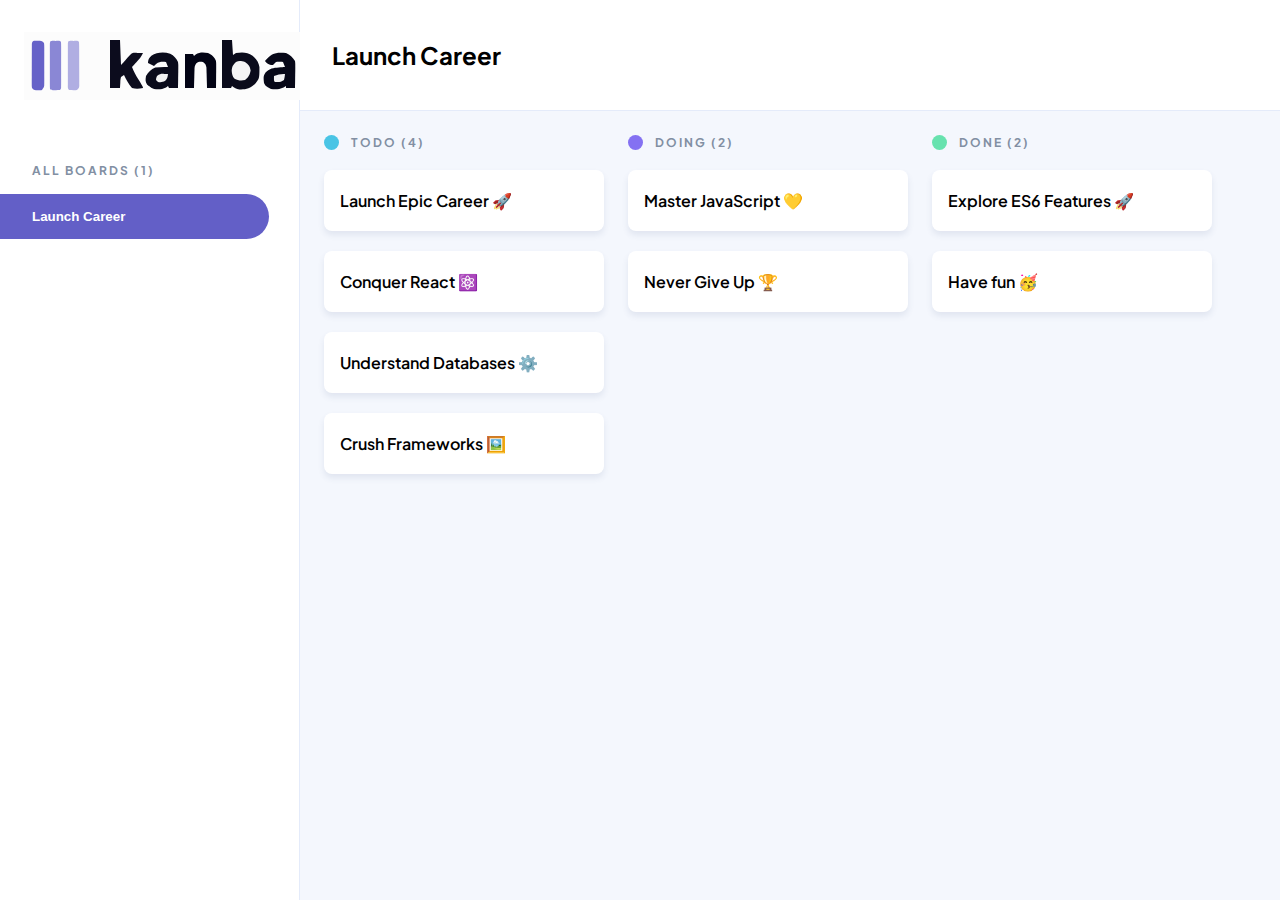
<file: Desktop/JSL03/index.html>
<html lang="en">
  <head>
    <meta charset="UTF-8" />
    <meta name="viewport" content="width=device-width, initial-scale=1" />
    <link href="https://fonts.googleapis.com/css2?family=Plus+Jakarta+Sans:ital,wght@0,400;0,600;1,400&display=swap" rel="stylesheet" />
    <link rel="stylesheet" href="./styles.css" />
    <link rel="icon" type="image/png" sizes="32x32" href="favicon.svg" />
    <script defer src="./scripts.js"></script>
    <title>Kanban Task Management</title>
  </head>

  <body>
    <!-- Navigation Sidebar -->
    <nav class="side-bar" id="side-bar-div">
      <div id="side-logo-div">
        <img id="logo" src="logo-light.svg" alt="logo-light" />
      </div>

      <div class="boards-nav-links-div" id="boards-nav-links-div">
        <h4 id="headline-sidepanel">ALL BOARDS (1)</h4>
        <button class="board-btn">Launch Career</button>
      </div>
    </nav>

    <!-- Main Layout -->
    <div id="layout">
      <header id="header" class="sticky-header">
        <div class="header-name-div">
          <img src="favicon.svg" alt="logo-mobile" class="logo-mobile" />
          <h2 class="header-board-name" id="header-board-name">Launch Career</h2>
        </div>
      </header>

      <div class="container">
        <main class="card-column-main">
          <!-- TODO Column -->
          <div class="column-div" data-status="todo">
            <div id="todo-head-div" class="column-head-div">
              <span class="dot" id="todo-dot"></span>
              <h4 id="toDoText" class="columnHeader">TODO (4)</h4>
            </div>
            <div class="tasks-container">
              <div class="task-div">Launch Epic Career 🚀</div>
              <div class="task-div">Conquer React ⚛️</div>
              <div class="task-div">Understand Databases ⚙️</div>
              <div class="task-div">Crush Frameworks 🖼️</div>
            </div>
          </div>

          <!-- DOING Column -->
          <div class="column-div" data-status="doing">
            <div id="doing-head-div" class="column-head-div">
              <span class="dot" id="doing-dot"></span>
              <h4 id="doingText" class="columnHeader">DOING (2)</h4>
            </div>
            <div class="tasks-container">
              <div class="task-div">Master JavaScript 💛</div>
              <div class="task-div">Never Give Up 🏆</div>
            </div>
          </div>

          <!-- DONE Column -->
          <div class="column-div" data-status="done">
            <div id="done-head-div" class="column-head-div">
              <span class="dot" id="done-dot"></span>
              <h4 id="doneText" class="columnHeader">DONE (2)</h4>
            </div>
            <div class="tasks-container">
              <div class="task-div">Explore ES6 Features 🚀</div>
              <div class="task-div">Have fun 🥳</div>
            </div>
          </div>
        </main>
      </div>
    </div>
  </body>
</html>
</file>
<file: Desktop/JSL03/styles.css>
/* ========================
   Global & Root Variables
======================== */
* {
  box-sizing: border-box;
}

:root {
  --primary-color: #ffffff;
  --secondary-color: #f4f7fd;
  --primary-font-color: #000000;
  --secondary-font-color: #828fa3;
  --primary-box-shadow: 0px 4px 6px rgba(54, 78, 126, 0.1015);
  --sidebar-width: 300px;
}

/* ================
   Base Elements
================ */
body {
  font-family: "Plus Jakarta Sans", sans-serif;
  display: flex; /* Sidebar and Layout side-by-side */
  width: 100%;
  height: 100vh;
  margin: 0;
  background-color: var(--secondary-color);
  overflow: hidden; /* Prevents double scrollbars */
}

/* ================
   Sidebar Layout
================ */
.side-bar {
  flex-shrink: 0; /* Prevents sidebar from squishing */
  width: var(--sidebar-width);
  height: 100vh;
  background-color: var(--primary-color);
  border-right: 1px solid #e4ebfa;
  display: flex;
  flex-direction: column;
}

#side-logo-div {
  padding: 32px 24px;
}

.boards-nav-links-div {
  margin-top: 15px;
}

#headline-sidepanel {
  padding-left: 32px;
  color: var(--secondary-font-color);
  font-size: 0.75rem;
  letter-spacing: 2px;
}

.board-btn {
  background-color: #635fc7;
  color: white;
  border: none;
  width: 90%;
  padding: 15px 32px;
  border-radius: 0 100px 100px 0;
  font-weight: bold;
  cursor: pointer;
  text-align: left;
}

/* ===============
   Main Layout
================ */
#layout {
  flex-grow: 1; /* Fills remaining width */
  display: flex;
  flex-direction: column;
  height: 100vh;
  overflow-x: auto; /* Allows horizontal board scrolling */
}

#header {
  background-color: var(--primary-color);
  padding: 20px 32px;
  border-bottom: 1px solid #e4ebfa;
  width: 100%;
}

.container {
  flex-grow: 1;
  padding: 24px;
}

/* Kanban Columns Row */
.card-column-main {
  display: flex;
  gap: 24px;
  height: 100%;
  align-items: flex-start;
}

.column-div {
  width: 280px;
  flex-shrink: 0; /* Keeps columns at 280px width */
}

.column-head-div {
  display: flex;
  align-items: center;
  gap: 12px;
  margin-bottom: 20px;
}

.columnHeader {
  margin: 0;
  color: var(--secondary-font-color);
  font-size: 0.75rem;
  letter-spacing: 2px;
}

/* Task Cards */
.task-div {
  background-color: var(--primary-color);
  padding: 20px 16px;
  border-radius: 8px;
  box-shadow: var(--primary-box-shadow);
  margin-bottom: 20px;
  font-weight: 600;
  cursor: pointer;
  color: var(--primary-font-color);
}

/* Color Dots */
.dot {
  width: 15px;
  height: 15px;
  border-radius: 50%;
}
#todo-dot { background-color: #49c4e5; }
#doing-dot { background-color: #8471f2; }
#done-dot { background-color: #67e2ae; }

/* Responsive */
.logo-mobile { display: none; }
</file>
